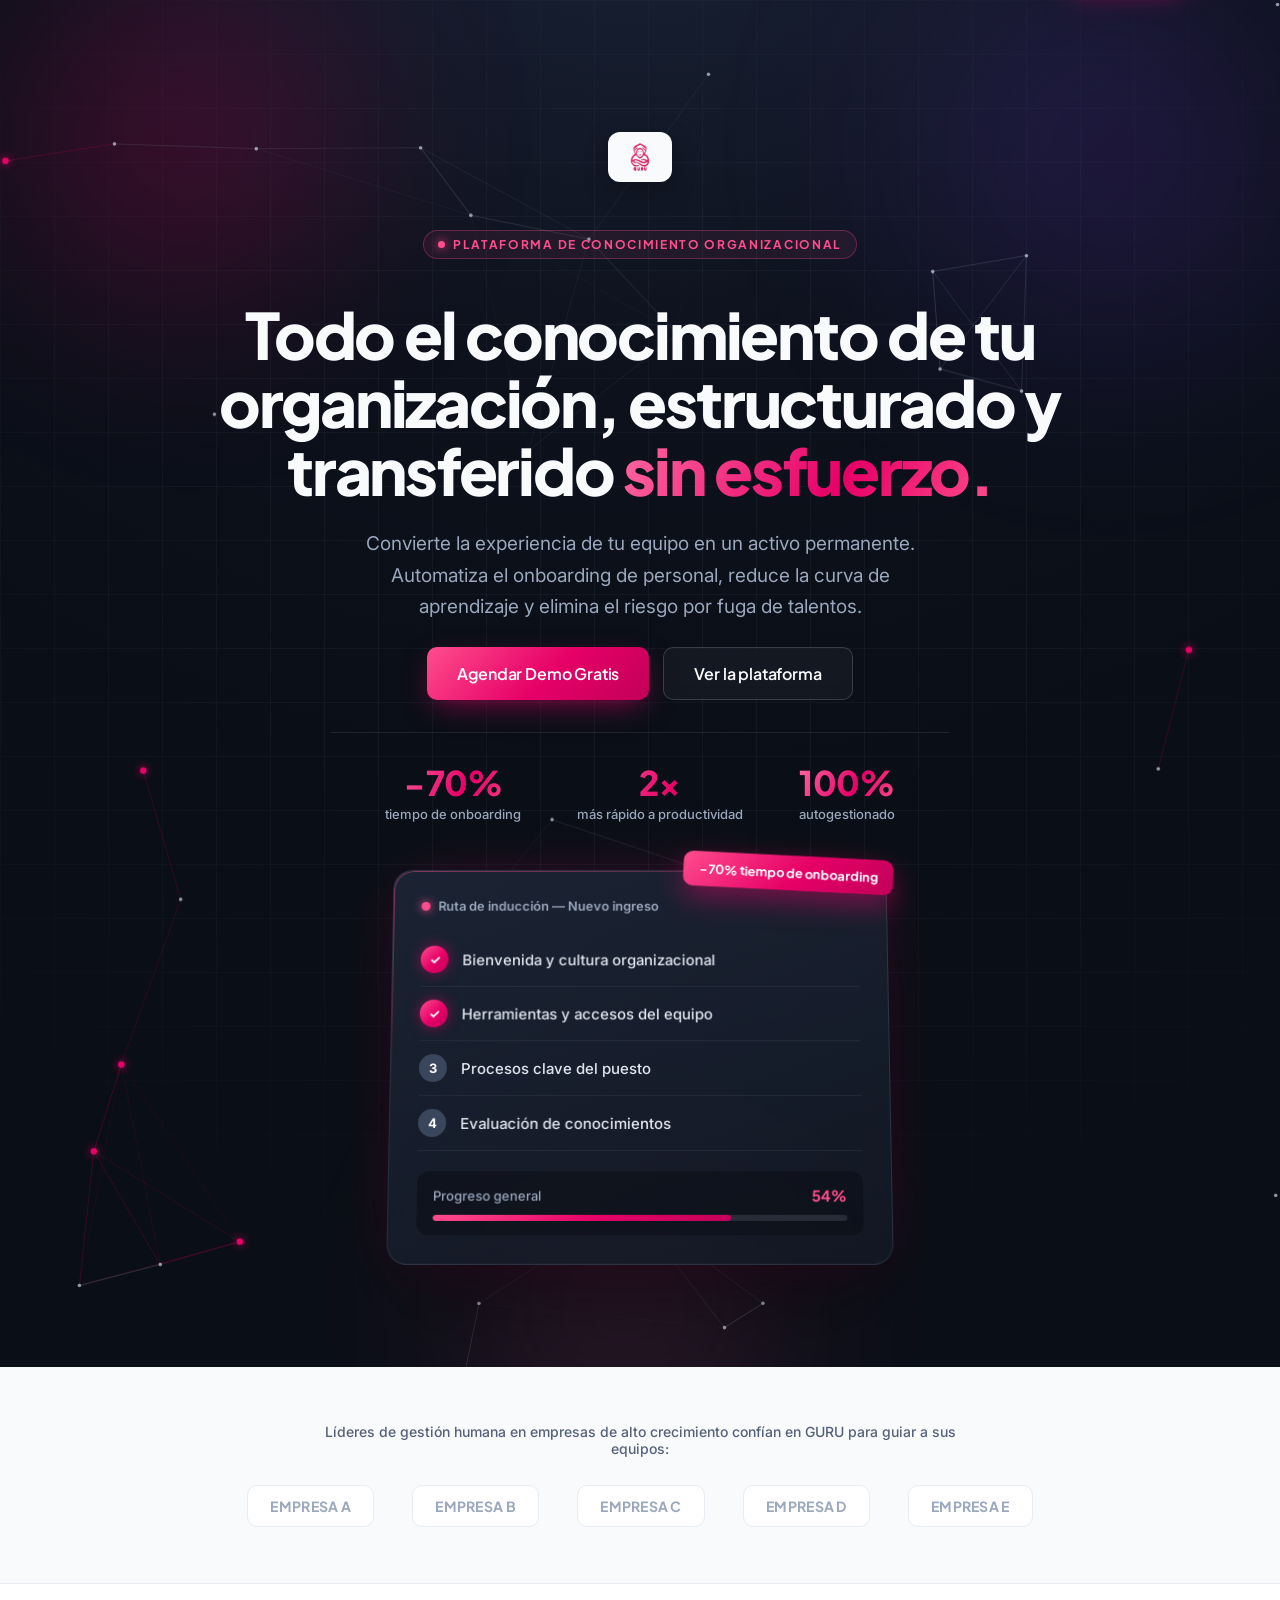
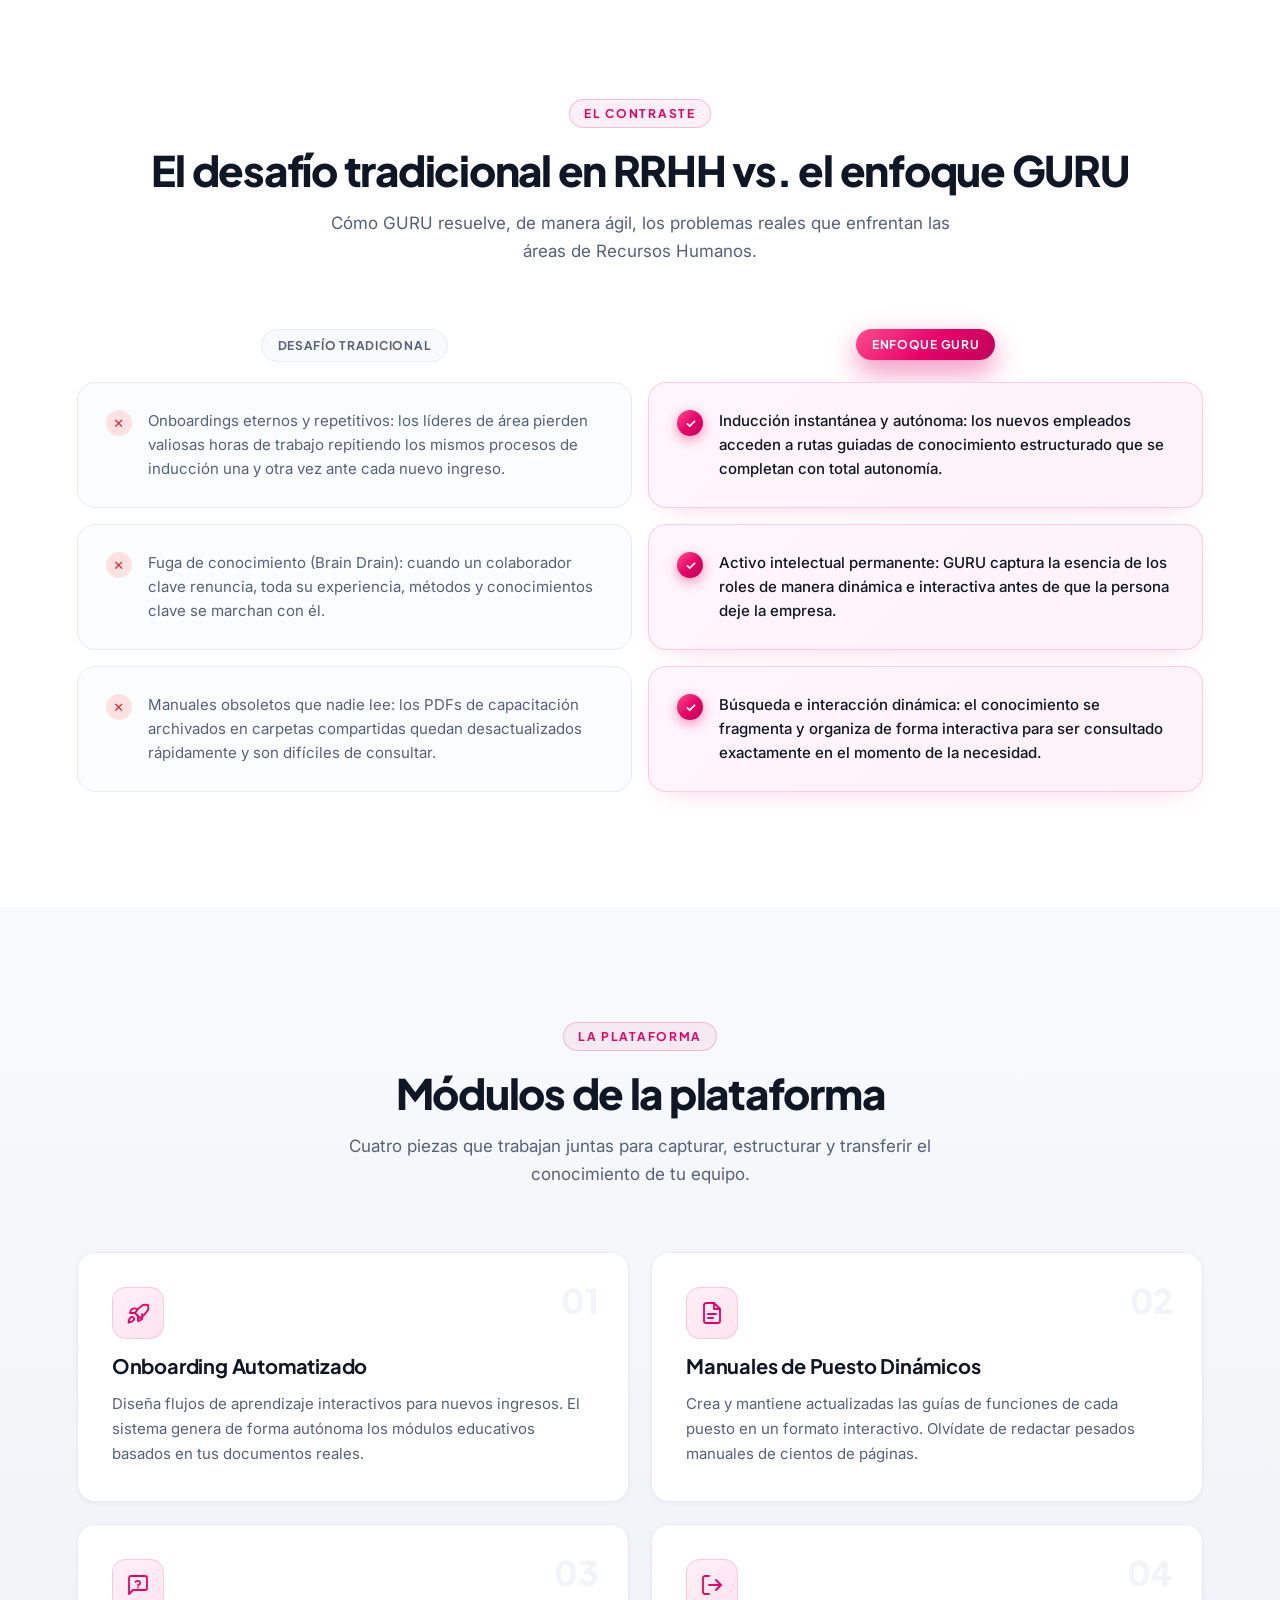
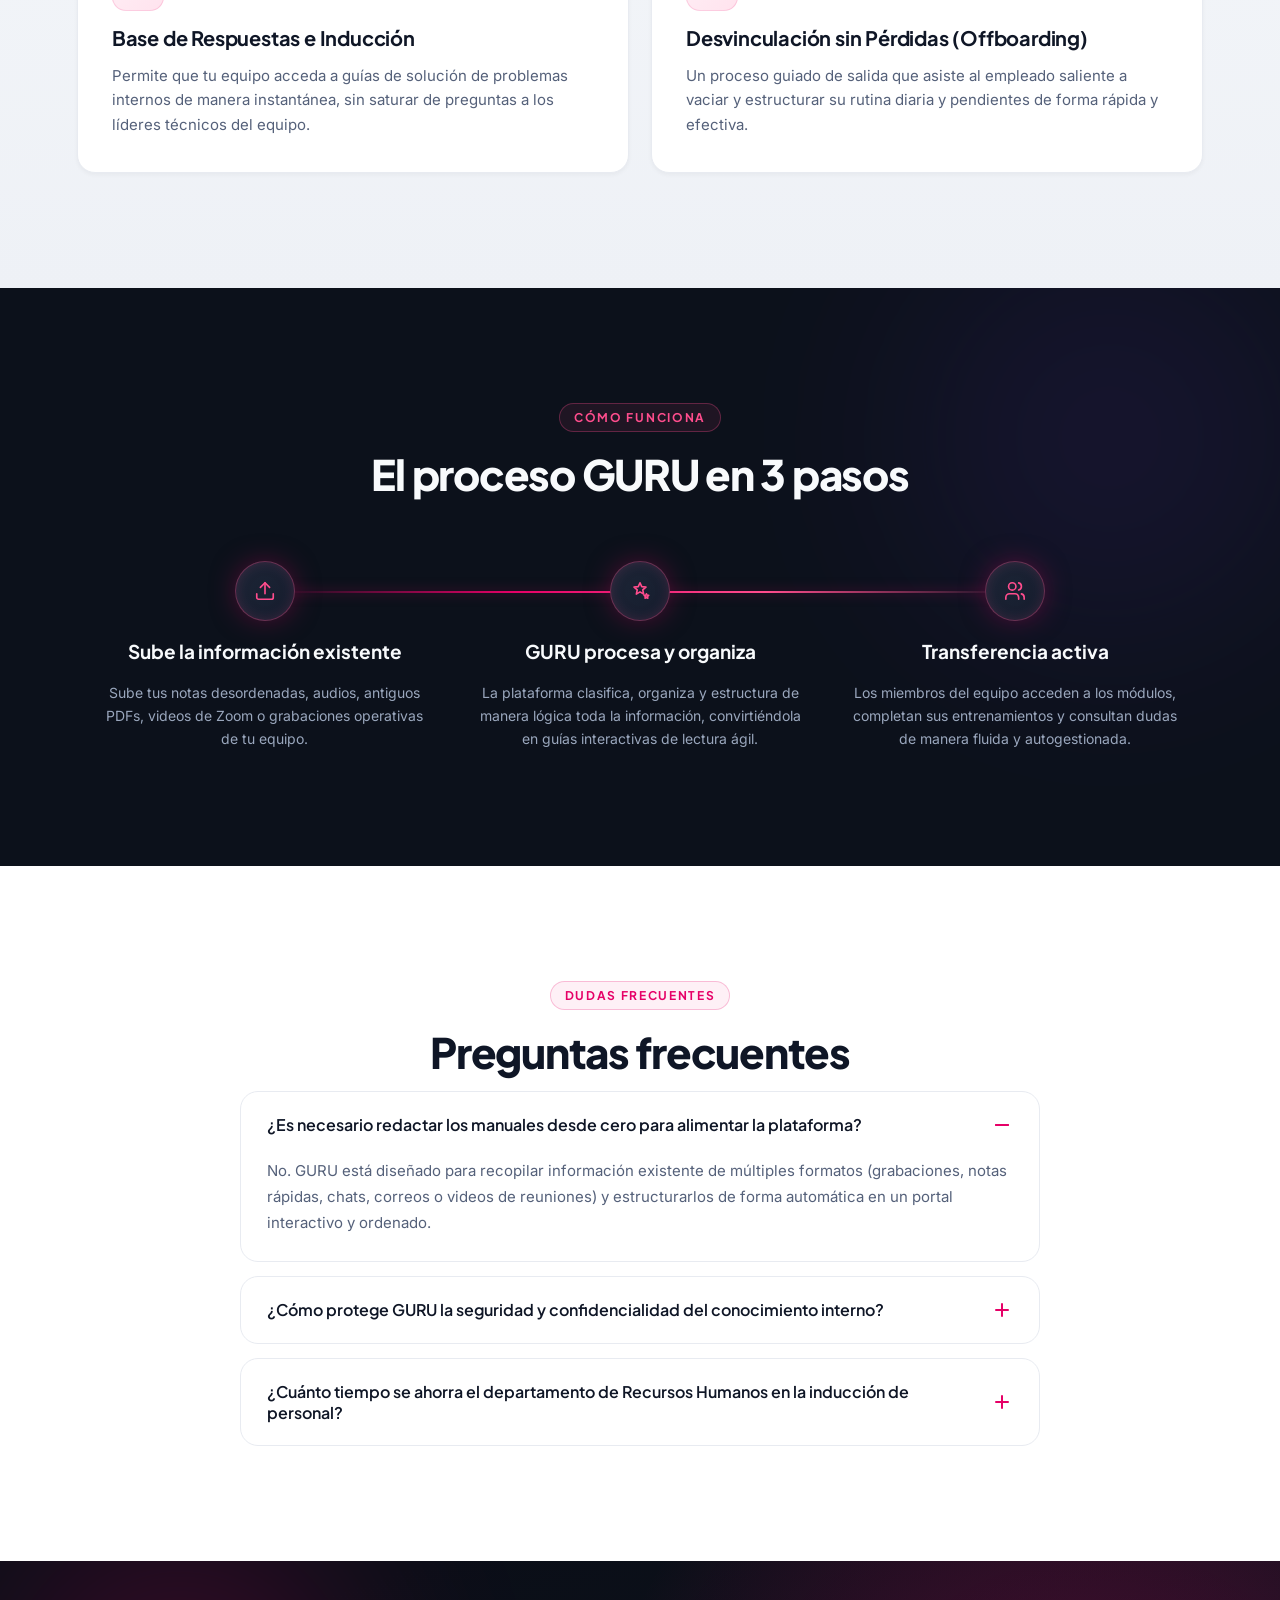
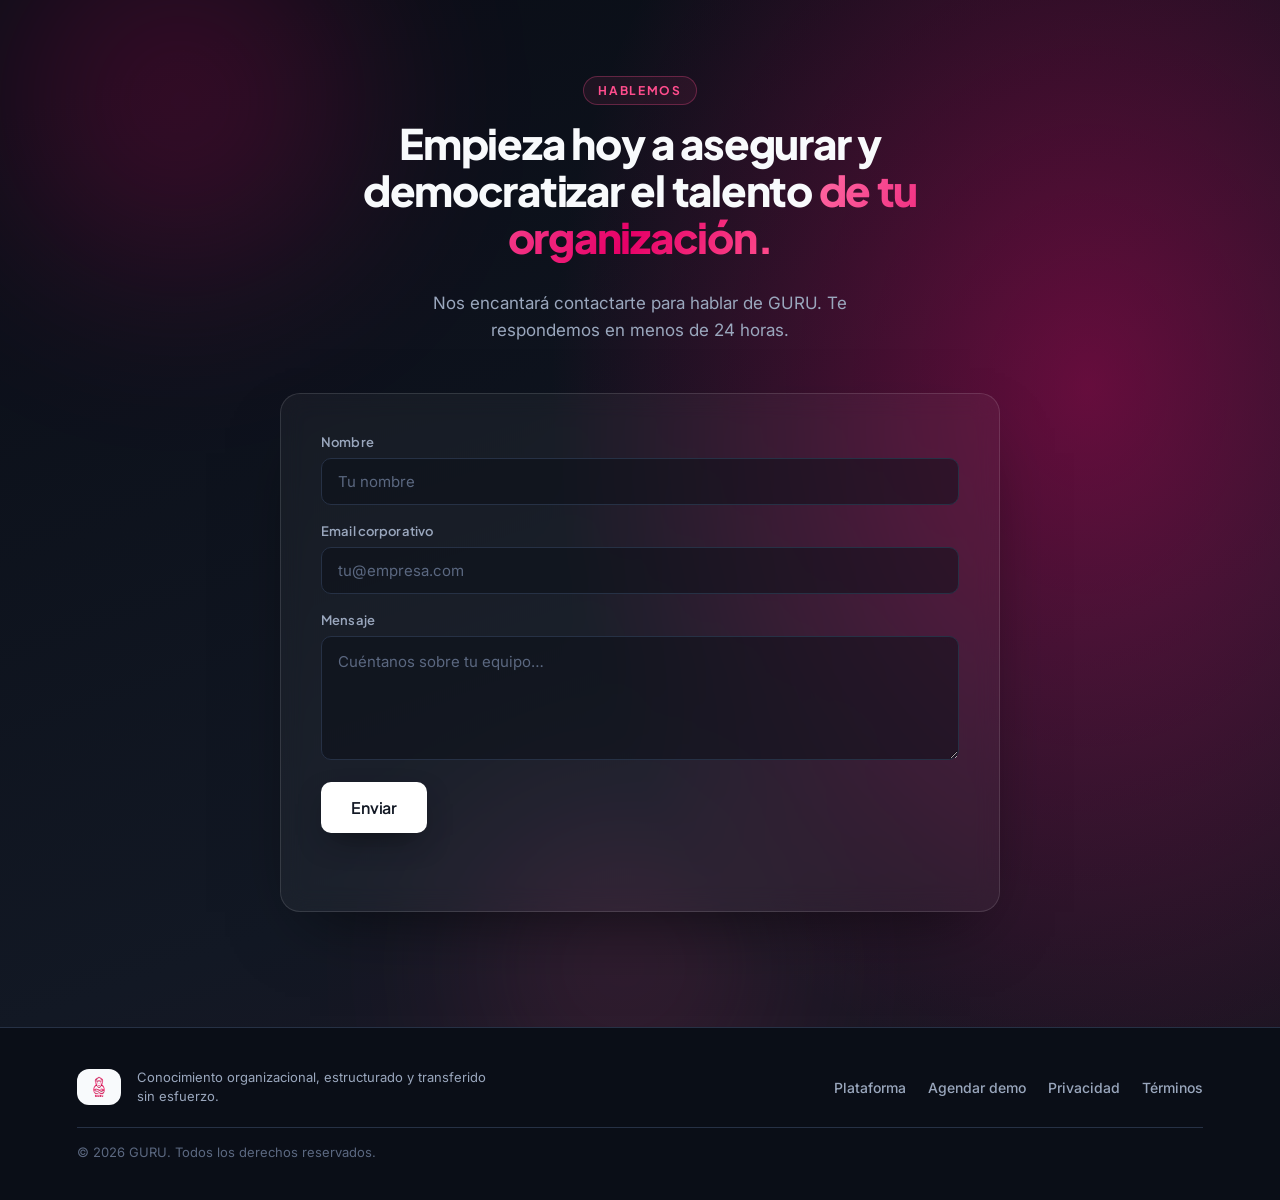
<file: index.html>
<!DOCTYPE html>
<html lang="es">
<head>
  <meta charset="utf-8">
  <meta name="viewport" content="width=device-width, initial-scale=1">

  <!-- SEO / social -->
  <title>GURU — Transferencia de conocimiento y onboarding automatizado para RRHH</title>
  <meta name="description" content="GURU convierte la experiencia de tu equipo en un activo permanente: automatiza el onboarding, reduce la curva de aprendizaje y elimina el riesgo por fuga de talentos.">
  <meta name="theme-color" content="#0c111b">
  <link rel="canonical" href="https://landing-page.pages.dev/">
  <meta property="og:type" content="website">
  <meta property="og:url" content="https://landing-page.pages.dev/">
  <meta property="og:title" content="GURU — Conocimiento organizacional, estructurado y transferido sin esfuerzo">
  <meta property="og:description" content="Automatiza el onboarding, preserva el conocimiento clave y democratiza el talento dentro de tu organización.">
  <meta property="og:image" content="https://landing-page.pages.dev/assets/guru-logo.png">
  <meta name="twitter:card" content="summary_large_image">
  <meta name="twitter:title" content="GURU — Transferencia de conocimiento para RRHH">
  <meta name="twitter:description" content="Automatiza el onboarding, preserva el conocimiento clave y democratiza el talento.">
  <meta name="twitter:image" content="https://landing-page.pages.dev/assets/guru-logo.png">
  <link rel="icon" href="assets/guru-logo.png">

  <!-- Fonts -->
  <link rel="preconnect" href="https://fonts.googleapis.com">
  <link rel="preconnect" href="https://fonts.gstatic.com" crossorigin>
  <link href="https://fonts.googleapis.com/css2?family=Plus+Jakarta+Sans:wght@500;600;700;800&family=Inter:wght@400;500;600&display=swap" rel="stylesheet">

  <link rel="stylesheet" href="styles.css">
</head>
<body>

  <a class="skip-link" href="#main">Saltar al contenido</a>

  <!-- Sticky header -->
  <header class="site-header" id="siteHeader">
    <div class="site-header__inner">
      <span class="logo-chip logo-chip--sm">
        <img src="assets/guru-logo.png" alt="GURU" width="88" height="26">
      </span>
      <a class="btn btn--primary btn--sm" href="#demo">Contáctanos</a>
    </div>
  </header>

  <main id="main">

    <!-- 1. HERO -->
    <section class="hero section--dark" aria-labelledby="hero-title">
      <canvas class="hero__canvas" id="heroCanvas" aria-hidden="true"></canvas>
      <div class="aurora" aria-hidden="true">
        <span class="aurora__blob aurora__blob--1"></span>
        <span class="aurora__blob aurora__blob--2"></span>
        <span class="aurora__blob aurora__blob--3"></span>
      </div>
      <div class="grid-overlay" aria-hidden="true"></div>

      <div class="hero__inner">
        <div class="hero__logo">
          <span class="logo-chip">
            <img src="assets/guru-logo.png" alt="GURU" width="120" height="36">
          </span>
        </div>

        <div class="hero__copy">
          <span class="eyebrow eyebrow--dark">
            <span class="eyebrow__dot"></span>
            Plataforma de conocimiento organizacional
          </span>
          <h1 class="hero__title" id="hero-title">
            Todo el conocimiento de tu organización, estructurado y transferido
            <span class="text-gradient">sin esfuerzo.</span>
          </h1>
          <p class="hero__subtitle">
            Convierte la experiencia de tu equipo en un activo permanente. Automatiza el
            onboarding de personal, reduce la curva de aprendizaje y elimina el riesgo por
            fuga de talentos.
          </p>
          <div class="hero__cta">
            <a class="btn btn--primary btn--pulse" href="#demo">Agendar Demo Gratis</a>
            <a class="btn btn--ghost" href="#modulos">Ver la plataforma</a>
          </div>

          <ul class="hero__stats" aria-label="Resultados clave">
            <li class="hero__stat">
              <span class="hero__stat-num text-gradient">−70%</span>
              <span class="hero__stat-label">tiempo de onboarding</span>
            </li>
            <li class="hero__stat">
              <span class="hero__stat-num text-gradient">2×</span>
              <span class="hero__stat-label">más rápido a productividad</span>
            </li>
            <li class="hero__stat">
              <span class="hero__stat-num text-gradient">100%</span>
              <span class="hero__stat-label">autogestionado</span>
            </li>
          </ul>
        </div>

        <!-- Mockup card -->
        <div class="mockup" role="img"
             aria-label="Ruta de inducción para nuevo ingreso: 2 de 4 pasos completados, 72% de progreso general.">
          <span class="mockup__badge">−70% tiempo de onboarding</span>

          <div class="mockup__head">
            <span class="dot"></span>
            <span class="mockup__head-label">Ruta de inducción — Nuevo ingreso</span>
          </div>

          <ul class="mockup__steps">
            <li class="mockup__step">
              <span class="marker marker--done">✓</span>
              <span>Bienvenida y cultura organizacional</span>
            </li>
            <li class="mockup__step">
              <span class="marker marker--done">✓</span>
              <span>Herramientas y accesos del equipo</span>
            </li>
            <li class="mockup__step">
              <span class="marker">3</span>
              <span>Procesos clave del puesto</span>
            </li>
            <li class="mockup__step">
              <span class="marker">4</span>
              <span>Evaluación de conocimientos</span>
            </li>
          </ul>

          <div class="mockup__progress">
            <div class="mockup__progress-head">
              <span>Progreso general</span>
              <span class="mockup__progress-value" id="progressValue">0%</span>
            </div>
            <div class="progressbar">
              <div class="progressbar__fill" id="progressBar"></div>
            </div>
          </div>
        </div>
      </div>
    </section>

    <!-- 2. LOGO BAR -->
    <section class="logos" aria-label="Empresas que confían en GURU">
      <p class="logos__intro">
        Líderes de gestión humana en empresas de alto crecimiento confían en GURU para guiar
        a sus equipos:
      </p>
      <ul class="logos__row">
        <li class="logo-pill">EMPRESA A</li>
        <li class="logo-pill">EMPRESA B</li>
        <li class="logo-pill">EMPRESA C</li>
        <li class="logo-pill">EMPRESA D</li>
        <li class="logo-pill">EMPRESA E</li>
      </ul>
    </section>

    <!-- 3. PAIN vs SOLUTION -->
    <section class="pain" aria-labelledby="pain-title">
      <span class="eyebrow">El contraste</span>
      <h2 class="section-title" id="pain-title">El desafío tradicional en RRHH vs. el enfoque GURU</h2>
      <p class="section-sub">Cómo GURU resuelve, de manera ágil, los problemas reales que enfrentan las áreas de Recursos Humanos.</p>

      <div class="compare">
        <div class="compare__col-head compare__col-head--problem">
          <span class="pill pill--muted">Desafío tradicional</span>
        </div>
        <div class="compare__col-head compare__col-head--solution">
          <span class="pill pill--accent">Enfoque GURU</span>
        </div>

        <div class="compare__cell compare__cell--problem reveal">
          <span class="mark mark--x" aria-hidden="true">✕</span>
          <p>Onboardings eternos y repetitivos: los líderes de área pierden valiosas horas de trabajo repitiendo los mismos procesos de inducción una y otra vez ante cada nuevo ingreso.</p>
        </div>
        <div class="compare__cell compare__cell--solution reveal">
          <span class="mark mark--check" aria-hidden="true">✓</span>
          <p>Inducción instantánea y autónoma: los nuevos empleados acceden a rutas guiadas de conocimiento estructurado que se completan con total autonomía.</p>
        </div>

        <div class="compare__cell compare__cell--problem reveal">
          <span class="mark mark--x" aria-hidden="true">✕</span>
          <p>Fuga de conocimiento (Brain Drain): cuando un colaborador clave renuncia, toda su experiencia, métodos y conocimientos clave se marchan con él.</p>
        </div>
        <div class="compare__cell compare__cell--solution reveal">
          <span class="mark mark--check" aria-hidden="true">✓</span>
          <p>Activo intelectual permanente: GURU captura la esencia de los roles de manera dinámica e interactiva antes de que la persona deje la empresa.</p>
        </div>

        <div class="compare__cell compare__cell--problem reveal">
          <span class="mark mark--x" aria-hidden="true">✕</span>
          <p>Manuales obsoletos que nadie lee: los PDFs de capacitación archivados en carpetas compartidas quedan desactualizados rápidamente y son difíciles de consultar.</p>
        </div>
        <div class="compare__cell compare__cell--solution reveal">
          <span class="mark mark--check" aria-hidden="true">✓</span>
          <p>Búsqueda e interacción dinámica: el conocimiento se fragmenta y organiza de forma interactiva para ser consultado exactamente en el momento de la necesidad.</p>
        </div>
      </div>
    </section>

    <!-- 4. MODULES -->
    <section class="modules" id="modulos" aria-labelledby="modules-title">
      <span class="eyebrow">La plataforma</span>
      <h2 class="section-title" id="modules-title">Módulos de la plataforma</h2>
      <p class="section-sub">Cuatro piezas que trabajan juntas para capturar, estructurar y transferir el conocimiento de tu equipo.</p>
      <div class="modules__grid">
        <article class="module reveal">
          <span class="module__icon">
            <svg viewBox="0 0 24 24" width="24" height="24" fill="none" stroke="currentColor" stroke-width="1.8" stroke-linecap="round" stroke-linejoin="round" aria-hidden="true"><path d="M4.5 16.5c-1.5 1.26-2 5-2 5s3.74-.5 5-2c.71-.84.7-2.13-.09-2.91a2.18 2.18 0 0 0-2.91-.09z"/><path d="M12 15l-3-3a22 22 0 0 1 8-8c2.5-.5 5 0 5 0s.5 2.5 0 5a22 22 0 0 1-8 8z"/><path d="M9 12H4s.55-3.03 2-4c1.62-1.08 5 0 5 0"/><path d="M12 15v5s3.03-.55 4-2c1.08-1.62 0-5 0-5"/></svg>
          </span>
          <span class="module__num">01</span>
          <h3 class="module__title">Onboarding Automatizado</h3>
          <p class="module__desc">Diseña flujos de aprendizaje interactivos para nuevos ingresos. El sistema genera de forma autónoma los módulos educativos basados en tus documentos reales.</p>
        </article>
        <article class="module reveal">
          <span class="module__icon">
            <svg viewBox="0 0 24 24" width="24" height="24" fill="none" stroke="currentColor" stroke-width="1.8" stroke-linecap="round" stroke-linejoin="round" aria-hidden="true"><path d="M14 2H6a2 2 0 0 0-2 2v16a2 2 0 0 0 2 2h12a2 2 0 0 0 2-2V8z"/><path d="M14 2v6h6"/><path d="M8 13h8"/><path d="M8 17h5"/></svg>
          </span>
          <span class="module__num">02</span>
          <h3 class="module__title">Manuales de Puesto Dinámicos</h3>
          <p class="module__desc">Crea y mantiene actualizadas las guías de funciones de cada puesto en un formato interactivo. Olvídate de redactar pesados manuales de cientos de páginas.</p>
        </article>
        <article class="module reveal">
          <span class="module__icon">
            <svg viewBox="0 0 24 24" width="24" height="24" fill="none" stroke="currentColor" stroke-width="1.8" stroke-linecap="round" stroke-linejoin="round" aria-hidden="true"><path d="M21 15a2 2 0 0 1-2 2H7l-4 4V5a2 2 0 0 1 2-2h14a2 2 0 0 1 2 2z"/><path d="M9.5 9a2.5 2.5 0 0 1 4.6 1.2c0 1.5-2.1 2-2.1 2"/><path d="M12 14.5h.01"/></svg>
          </span>
          <span class="module__num">03</span>
          <h3 class="module__title">Base de Respuestas e Inducción</h3>
          <p class="module__desc">Permite que tu equipo acceda a guías de solución de problemas internos de manera instantánea, sin saturar de preguntas a los líderes técnicos del equipo.</p>
        </article>
        <article class="module reveal">
          <span class="module__icon">
            <svg viewBox="0 0 24 24" width="24" height="24" fill="none" stroke="currentColor" stroke-width="1.8" stroke-linecap="round" stroke-linejoin="round" aria-hidden="true"><path d="M9 21H5a2 2 0 0 1-2-2V5a2 2 0 0 1 2-2h4"/><path d="M16 17l5-5-5-5"/><path d="M21 12H9"/></svg>
          </span>
          <span class="module__num">04</span>
          <h3 class="module__title">Desvinculación sin Pérdidas (Offboarding)</h3>
          <p class="module__desc">Un proceso guiado de salida que asiste al empleado saliente a vaciar y estructurar su rutina diaria y pendientes de forma rápida y efectiva.</p>
        </article>
      </div>
    </section>

    <!-- 5. PROCESS -->
    <section class="process section--dark" aria-labelledby="process-title">
      <div class="aurora aurora--soft" aria-hidden="true">
        <span class="aurora__blob aurora__blob--2"></span>
      </div>
      <span class="eyebrow eyebrow--dark">Cómo funciona</span>
      <h2 class="section-title section-title--light" id="process-title">El proceso GURU en 3 pasos</h2>
      <div class="process__grid">
        <div class="process__line" id="processLine" aria-hidden="true"></div>

        <div class="step">
          <span class="step__num">
            <svg viewBox="0 0 24 24" width="22" height="22" fill="none" stroke="currentColor" stroke-width="1.8" stroke-linecap="round" stroke-linejoin="round" aria-hidden="true"><path d="M21 15v4a2 2 0 0 1-2 2H5a2 2 0 0 1-2-2v-4"/><path d="M17 8l-5-5-5 5"/><path d="M12 3v12"/></svg>
          </span>
          <h3 class="step__title">Sube la información existente</h3>
          <p class="step__desc">Sube tus notas desordenadas, audios, antiguos PDFs, videos de Zoom o grabaciones operativas de tu equipo.</p>
        </div>
        <div class="step">
          <span class="step__num">
            <svg viewBox="0 0 24 24" width="22" height="22" fill="none" stroke="currentColor" stroke-width="1.8" stroke-linecap="round" stroke-linejoin="round" aria-hidden="true"><path d="M12 3l1.9 4.3 4.6.5-3.5 3 1 4.6L12 13l-4 2.4 1-4.6-3.5-3 4.6-.5z"/><path d="M19 15l.7 1.6 1.8.2-1.4 1.2.4 1.8L19 19l-1.5.8.4-1.8-1.4-1.2 1.8-.2z"/></svg>
          </span>
          <h3 class="step__title">GURU procesa y organiza</h3>
          <p class="step__desc">La plataforma clasifica, organiza y estructura de manera lógica toda la información, convirtiéndola en guías interactivas de lectura ágil.</p>
        </div>
        <div class="step">
          <span class="step__num">
            <svg viewBox="0 0 24 24" width="22" height="22" fill="none" stroke="currentColor" stroke-width="1.8" stroke-linecap="round" stroke-linejoin="round" aria-hidden="true"><path d="M16 21v-2a4 4 0 0 0-4-4H6a4 4 0 0 0-4 4v2"/><circle cx="9" cy="7" r="4"/><path d="M22 21v-2a4 4 0 0 0-3-3.87"/><path d="M16 3.13a4 4 0 0 1 0 7.75"/></svg>
          </span>
          <h3 class="step__title">Transferencia activa</h3>
          <p class="step__desc">Los miembros del equipo acceden a los módulos, completan sus entrenamientos y consultan dudas de manera fluida y autogestionada.</p>
        </div>
      </div>
    </section>

    <!-- 6. FAQ -->
    <section class="faq" aria-labelledby="faq-title">
      <span class="eyebrow">Dudas frecuentes</span>
      <h2 class="section-title" id="faq-title">Preguntas frecuentes</h2>
      <div class="faq__list">

        <div class="faq__item reveal">
          <h3 class="faq__q-wrap">
            <button class="faq__q" id="faq-q1" aria-expanded="true" aria-controls="faq-a1">
              <span>¿Es necesario redactar los manuales desde cero para alimentar la plataforma?</span>
              <span class="faq__sign" aria-hidden="true"></span>
            </button>
          </h3>
          <div class="faq__panel" id="faq-a1" role="region" aria-labelledby="faq-q1">
            <div class="faq__answer">No. GURU está diseñado para recopilar información existente de múltiples formatos (grabaciones, notas rápidas, chats, correos o videos de reuniones) y estructurarlos de forma automática en un portal interactivo y ordenado.</div>
          </div>
        </div>

        <div class="faq__item reveal">
          <h3 class="faq__q-wrap">
            <button class="faq__q" id="faq-q2" aria-expanded="false" aria-controls="faq-a2">
              <span>¿Cómo protege GURU la seguridad y confidencialidad del conocimiento interno?</span>
              <span class="faq__sign" aria-hidden="true"></span>
            </button>
          </h3>
          <div class="faq__panel" id="faq-a2" role="region" aria-labelledby="faq-q2">
            <div class="faq__answer">La seguridad de tu propiedad intelectual es nuestra máxima prioridad. GURU implementa protocolos de encriptación de grado bancario y cumple con los estándares más estrictos de protección de datos empresariales. Tu información técnica y operativa es de uso exclusivo para tu empresa.</div>
          </div>
        </div>

        <div class="faq__item reveal">
          <h3 class="faq__q-wrap">
            <button class="faq__q" id="faq-q3" aria-expanded="false" aria-controls="faq-a3">
              <span>¿Cuánto tiempo se ahorra el departamento de Recursos Humanos en la inducción de personal?</span>
              <span class="faq__sign" aria-hidden="true"></span>
            </button>
          </h3>
          <div class="faq__panel" id="faq-a3" role="region" aria-labelledby="faq-q3">
            <div class="faq__answer">En promedio, las empresas que implementan GURU logran reducir hasta un 70% el tiempo invertido en inducciones repetitivas, logrando que los nuevos colaboradores alcancen su máxima productividad de forma independiente en la mitad del tiempo habitual.</div>
          </div>
        </div>

      </div>
    </section>

    <!-- 7. CONTACT / DEMO REQUEST -->
    <section class="contact section--dark" id="demo" aria-labelledby="contact-title">
      <div class="aurora" aria-hidden="true">
        <span class="aurora__blob aurora__blob--1"></span>
        <span class="aurora__blob aurora__blob--3"></span>
      </div>

      <div class="contact__inner">
        <div class="contact__intro">
          <span class="eyebrow eyebrow--dark">Hablemos</span>
          <h2 class="section-title section-title--light" id="contact-title">
            Empieza hoy a asegurar y democratizar el talento <span class="text-gradient">de tu organización.</span>
          </h2>
          <p class="contact__sub">Nos encantará contactarte para hablar de GURU. Te respondemos en menos de 24&nbsp;horas.</p>
        </div>

        <form class="contact-form" id="contactForm"
              action="https://api.web3forms.com/submit" method="POST" novalidate>
          <input type="hidden" name="access_key" value="fc6cd99a-7de1-457c-8cdd-c7361af98f3b">
          <input type="hidden" name="subject" value="Nueva solicitud de demo — GURU Landing">
          <input type="hidden" name="from_name" value="GURU Landing">
          <!-- honeypot: bots fill this, humans never see it -->
          <input type="checkbox" name="botcheck" class="hp" tabindex="-1" autocomplete="off" aria-hidden="true">

          <div class="field">
            <label for="cf-name">Nombre</label>
            <input id="cf-name" name="name" type="text" required autocomplete="name" placeholder="Tu nombre">
          </div>
          <div class="field">
            <label for="cf-email">Email corporativo</label>
            <input id="cf-email" name="email" type="email" required autocomplete="email" placeholder="tu@empresa.com">
          </div>
          <div class="field">
            <label for="cf-message">Mensaje</label>
            <textarea id="cf-message" name="message" rows="4" required placeholder="Cuéntanos sobre tu equipo…"></textarea>
          </div>

          <button class="btn btn--light contact-form__submit" type="submit">Enviar</button>
          <p class="contact-form__status" id="contactStatus" role="status" aria-live="polite"></p>
        </form>
      </div>
    </section>

  </main>

  <!-- FOOTER -->
  <footer class="site-footer">
    <div class="site-footer__inner">
      <div class="site-footer__brand">
        <span class="logo-chip logo-chip--sm">
          <img src="assets/guru-logo.png" alt="GURU" width="88" height="26">
        </span>
        <p class="site-footer__tagline">Conocimiento organizacional, estructurado y transferido sin esfuerzo.</p>
      </div>
      <nav class="site-footer__links" aria-label="Enlaces del pie de página">
        <a href="#modulos">Plataforma</a>
        <a href="#demo">Agendar demo</a>
        <a href="#">Privacidad</a>
        <a href="#">Términos</a>
      </nav>
      <p class="site-footer__copy">© 2026 GURU. Todos los derechos reservados.</p>
    </div>
  </footer>

  <script src="main.js" defer></script>
</body>
</html>
</file>
<file: styles.css>
/* ==========================================================================
   GURU HR Landing — styles (elevated redesign)
   Vanilla CSS, no build step. Design language: deep navy + aurora glow,
   gradient accents, glassmorphism, layered depth.
   ========================================================================== */

:root {
  /* Base palette */
  --navy-950:        #0a0e17;   /* deepest bg */
  --navy-900:        #0c111b;
  --navy:            #121824;
  --navy-card:       #161d2e;
  --navy-card-2:     #1c2536;
  --navy-border:     #263145;
  --navy-border-2:   #2f3c54;

  /* Brand accent (pink → rose gradient) */
  --pink:            #e60067;
  --pink-hover:      #c2005a;
  --pink-rose:       #ff4d8d;
  --pink-light:      #f472b6;
  --pink-tint:       #fdf2f8;
  --grad-accent:     linear-gradient(135deg, #ff4d8d 0%, #e60067 55%, #c2005a 100%);
  --grad-text:       linear-gradient(120deg, #ff6aa3 0%, #e60067 60%, #ff4d8d 100%);

  /* Neutrals */
  --offwhite:        #f8fafc;
  --white:           #ffffff;
  --text-light-bg:   #55617a;
  --text-dark-bg:    #9aa7bd;
  --heading-light:   #0f1626;
  --heading-dark:    #f8fafc;
  --border-light:    #e8ebf1;
  --ghost:           #f1f5f9;
  --text-on-card:    #e2e8f0;
  --slate-334:       #3a465c;

  /* Type */
  --font-display: 'Plus Jakarta Sans', system-ui, sans-serif;
  --font-body:    'Inter', system-ui, sans-serif;

  /* Spacing / radii */
  --section-pad-y: clamp(64px, 9vw, 120px);
  --section-pad-x: clamp(20px, 6vw, 96px);
  --radius-btn: 10px;
  --radius-card: 18px;
  --radius-lg: 20px;
  --maxw: 1180px;

  /* Shadows / glows */
  --shadow-mockup: 0 40px 80px -20px rgba(0, 0, 0, .55), 0 0 60px -20px rgba(230, 0, 103, .35);
  --shadow-card: 0 2px 4px rgba(15, 22, 38, .04);
  --shadow-card-hover: 0 24px 48px -16px rgba(230, 0, 103, .22);
  --shadow-badge: 0 12px 28px rgba(230, 0, 103, .45);
  --glow-pink: 0 0 40px rgba(230, 0, 103, .45);
}

* { box-sizing: border-box; }
html { scroll-behavior: smooth; }

body {
  margin: 0;
  font-family: var(--font-body);
  color: var(--text-light-bg);
  background: var(--white);
  -webkit-font-smoothing: antialiased;
  text-rendering: optimizeLegibility;
  overflow-x: hidden;
}

img { display: block; max-width: 100%; height: auto; }
h1, h2, h3, p { margin: 0; }
ul { margin: 0; padding: 0; list-style: none; }

/* ---- Accessibility helpers ------------------------------------------------ */
.skip-link {
  position: absolute; left: 12px; top: -60px; z-index: 100;
  background: var(--pink); color: #fff; padding: 10px 16px;
  border-radius: var(--radius-btn); font: 600 14px var(--font-display);
  text-decoration: none; transition: top .2s ease;
}
.skip-link:focus { top: 12px; }
:focus-visible { outline: 3px solid var(--pink-rose); outline-offset: 3px; border-radius: 6px; }

/* ---- Shared bits ---------------------------------------------------------- */
.section--dark { background: var(--navy-900); position: relative; overflow: hidden; }

.text-gradient {
  background: var(--grad-text);
  -webkit-background-clip: text;
  background-clip: text;
  color: transparent;
}

.eyebrow {
  display: inline-flex; align-items: center; gap: 8px;
  font: 700 12px var(--font-display);
  letter-spacing: .14em; text-transform: uppercase;
  color: var(--pink);
  padding: 6px 14px;
  border: 1px solid rgba(230, 0, 103, .22);
  background: rgba(230, 0, 103, .06);
  border-radius: 999px;
  margin: 0 auto 18px;
}
.eyebrow--dark {
  color: var(--pink-rose);
  border-color: rgba(255, 77, 141, .3);
  background: rgba(255, 77, 141, .08);
}
.eyebrow__dot {
  width: 7px; height: 7px; border-radius: 50%;
  background: var(--pink-rose);
  box-shadow: 0 0 10px var(--pink-rose);
}

.section-title {
  font: 800 clamp(28px, 4vw, 42px)/1.12 var(--font-display);
  letter-spacing: -0.03em;
  color: var(--heading-light);
  text-align: center;
  margin: 0 0 16px;
}
.section-title--light { color: var(--heading-dark); }

.section-sub {
  font: 400 clamp(15px, 1.5vw, 17px)/1.65 var(--font-body);
  color: var(--text-light-bg);
  text-align: center; max-width: 640px;
  margin: 0 auto clamp(40px, 6vw, 64px);
}

/* eyebrow + centered heading blocks */
.pain, .modules, .faq, .process { text-align: center; }
.pain > *, .modules > *, .faq > *, .process > * { text-align: initial; }
.pain > .eyebrow, .pain > .section-title, .pain > .section-sub,
.modules > .eyebrow, .modules > .section-title, .modules > .section-sub,
.faq > .eyebrow, .faq > .section-title,
.process > .eyebrow, .process > .section-title { display: block; text-align: center; }
.pain > .eyebrow, .modules > .eyebrow, .faq > .eyebrow, .process > .eyebrow { width: fit-content; }

/* ---- Aurora glow ---------------------------------------------------------- */
.aurora { position: absolute; inset: 0; overflow: hidden; pointer-events: none; z-index: 0; }
.aurora__blob {
  position: absolute; border-radius: 50%;
  filter: blur(80px); opacity: .5;
  animation: drift 18s ease-in-out infinite alternate;
}
.aurora__blob--1 { width: 520px; height: 520px; top: -120px; left: -80px;
  background: radial-gradient(circle, rgba(230,0,103,.55), transparent 70%); }
.aurora__blob--2 { width: 620px; height: 620px; top: -160px; right: -140px;
  background: radial-gradient(circle, rgba(124,58,237,.4), transparent 70%);
  animation-delay: -6s; }
.aurora__blob--3 { width: 480px; height: 480px; bottom: -180px; left: 30%;
  background: radial-gradient(circle, rgba(255,77,141,.35), transparent 70%);
  animation-delay: -12s; }
.aurora--soft .aurora__blob { opacity: .3; }
@keyframes drift {
  0%   { transform: translate(0, 0) scale(1); }
  100% { transform: translate(40px, 30px) scale(1.12); }
}

/* faint grid overlay for tech feel */
.grid-overlay {
  position: absolute; inset: 0; z-index: 0; pointer-events: none;
  background-image:
    linear-gradient(rgba(148,163,184,.06) 1px, transparent 1px),
    linear-gradient(90deg, rgba(148,163,184,.06) 1px, transparent 1px);
  background-size: 54px 54px;
  mask-image: radial-gradient(ellipse 80% 60% at 50% 40%, #000 40%, transparent 100%);
  -webkit-mask-image: radial-gradient(ellipse 80% 60% at 50% 40%, #000 40%, transparent 100%);
}

/* ---- Buttons -------------------------------------------------------------- */
.btn {
  position: relative;
  display: inline-flex; align-items: center; justify-content: center;
  font: 600 16px var(--font-display); letter-spacing: -0.01em;
  text-decoration: none; padding: 15px 30px;
  border-radius: var(--radius-btn); border: none; cursor: pointer;
  transition: transform .18s ease, box-shadow .25s ease, background-color .2s ease;
}
.btn:hover { transform: translateY(-2px); }
.btn:active { transform: translateY(0); }
.btn--sm { padding: 10px 20px; font-size: 14px; }

.btn--primary {
  color: #fff; background: var(--grad-accent);
  box-shadow: 0 10px 30px -8px rgba(230, 0, 103, .6);
}
.btn--primary:hover { box-shadow: 0 16px 40px -8px rgba(230, 0, 103, .7); }

.btn--ghost {
  color: var(--offwhite);
  background: rgba(255, 255, 255, .04);
  border: 1px solid rgba(255, 255, 255, .16);
  backdrop-filter: blur(8px);
}
.btn--ghost:hover { background: rgba(255, 255, 255, .09); border-color: rgba(255,255,255,.28); }

.btn--light { background: #fff; color: var(--navy); box-shadow: 0 12px 30px -10px rgba(0,0,0,.5); }
.btn--light:hover { background: var(--offwhite); }

.btn--pulse::after {
  content: ""; position: absolute; inset: 0; border-radius: inherit;
  box-shadow: 0 0 0 0 rgba(230, 0, 103, .5);
  animation: ctaPulse 2.4s ease-in-out infinite;
}
@keyframes ctaPulse {
  0%, 100% { box-shadow: 0 0 0 0 rgba(230, 0, 103, .5); }
  50%      { box-shadow: 0 0 0 16px rgba(230, 0, 103, 0); }
}

/* ---- Pills / logo chip ---------------------------------------------------- */
.pill {
  display: inline-block; font: 700 12px var(--font-display);
  letter-spacing: .06em; text-transform: uppercase;
  padding: 8px 16px; border-radius: 999px;
}
.pill--muted { background: var(--offwhite); color: var(--text-light-bg); border: 1px solid var(--border-light); }
.pill--accent { background: var(--grad-accent); color: #fff; box-shadow: var(--shadow-badge); }

.logo-chip {
  display: inline-flex; align-items: center;
  background: var(--offwhite); border-radius: 12px; padding: 9px 16px;
  box-shadow: 0 8px 24px rgba(0,0,0,.25);
}
.logo-chip img { height: 32px; width: auto; }
.logo-chip--sm { padding: 6px 12px; box-shadow: none; }
.logo-chip--sm img { height: 24px; }

/* ---- Sticky header -------------------------------------------------------- */
.site-header {
  position: fixed; top: 0; left: 0; right: 0; z-index: 50;
  background: rgba(12, 17, 27, .72);
  backdrop-filter: blur(14px) saturate(140%);
  border-bottom: 1px solid var(--navy-border);
  transform: translateY(-100%); transition: transform .35s ease;
}
.site-header.is-visible { transform: translateY(0); }
.site-header__inner {
  max-width: var(--maxw); margin: 0 auto;
  padding: 11px clamp(16px, 4vw, 40px);
  display: flex; align-items: center; justify-content: space-between; gap: 16px;
}

/* ==========================================================================
   1. HERO
   ========================================================================== */
.hero {
  position: relative; overflow: hidden;
  background:
    radial-gradient(ellipse 90% 70% at 50% -10%, #1a2236 0%, var(--navy-900) 55%, var(--navy-950) 100%);
  padding: clamp(96px, 12vw, 132px) var(--section-pad-x) clamp(72px, 9vw, 104px);
}
.hero__canvas { position: absolute; inset: 0; width: 100%; height: 100%; pointer-events: none; z-index: 1; }
.hero .aurora { z-index: 0; }
.hero .grid-overlay { z-index: 0; }

.hero__inner {
  position: relative; z-index: 2;
  max-width: var(--maxw); margin: 0 auto;
  display: flex; flex-direction: column; align-items: center; gap: clamp(28px, 4vw, 44px);
  text-align: center;
}
.hero__logo { margin-bottom: 4px; }

.hero__copy { max-width: 860px; display: flex; flex-direction: column; align-items: center; gap: 24px; }
.hero__title {
  font: 800 clamp(36px, 5.6vw, 64px)/1.06 var(--font-display);
  letter-spacing: -0.035em; color: var(--heading-dark);
}
.hero__subtitle {
  font: 400 clamp(16px, 1.6vw, 19px)/1.65 var(--font-body);
  color: var(--text-dark-bg); max-width: 560px;
}
.hero__cta { display: flex; flex-wrap: wrap; gap: 14px; justify-content: center; }

.hero__stats {
  display: flex; flex-wrap: wrap; justify-content: center;
  gap: clamp(24px, 5vw, 56px); margin-top: 8px;
  padding-top: 28px; border-top: 1px solid rgba(148, 163, 184, .14);
  width: 100%; max-width: 620px;
}
.hero__stat { display: flex; flex-direction: column; gap: 2px; }
.hero__stat-num { font: 800 clamp(26px, 3vw, 34px) var(--font-display); letter-spacing: -0.02em; }
.hero__stat-label { font: 500 13px var(--font-body); color: var(--text-dark-bg); }

/* Mockup — glassmorphism + subtle 3D tilt */
.mockup {
  position: relative; width: 100%; max-width: 500px;
  background: linear-gradient(160deg, rgba(28, 37, 54, .9), rgba(18, 24, 36, .82));
  border: 1px solid rgba(148, 163, 184, .16);
  border-radius: var(--radius-lg); padding: 28px;
  box-shadow: var(--shadow-mockup);
  backdrop-filter: blur(6px);
  text-align: left;
  transform: perspective(1400px) rotateX(6deg);
  transition: transform .5s ease;
}
.mockup:hover { transform: perspective(1400px) rotateX(0deg); }
.mockup::before {
  content: ""; position: absolute; inset: 0; border-radius: inherit; padding: 1px;
  background: linear-gradient(160deg, rgba(255,77,141,.5), transparent 40%);
  -webkit-mask: linear-gradient(#000 0 0) content-box, linear-gradient(#000 0 0);
  -webkit-mask-composite: xor; mask-composite: exclude;
  pointer-events: none;
}
.mockup__badge {
  position: absolute; top: -16px; right: -8px;
  background: var(--grad-accent); color: #fff; font: 700 13px var(--font-display);
  padding: 10px 16px; border-radius: var(--radius-btn);
  transform: rotate(3deg); box-shadow: var(--shadow-badge);
}
.mockup__head { display: flex; align-items: center; gap: 8px; margin-bottom: 20px; }
.dot { width: 9px; height: 9px; border-radius: 50%; background: var(--pink-rose); box-shadow: 0 0 10px var(--pink-rose); flex: none; }
.mockup__head-label { font: 600 13px var(--font-body); color: var(--text-dark-bg); }
.mockup__steps { }
.mockup__step {
  display: flex; align-items: center; gap: 14px; padding: 13px 0;
  border-bottom: 1px solid rgba(148, 163, 184, .1);
  font: 500 15px var(--font-body); color: var(--text-on-card);
}
.marker {
  width: 28px; height: 28px; border-radius: 50%;
  background: var(--slate-334); color: #fff;
  display: flex; align-items: center; justify-content: center;
  font: 700 13px var(--font-body); flex: none;
}
.marker--done { background: var(--grad-accent); box-shadow: 0 0 14px rgba(230,0,103,.5); }
.mockup__progress { margin-top: 20px; background: rgba(10, 14, 23, .6); border-radius: 12px; padding: 14px 16px; }
.mockup__progress-head { display: flex; justify-content: space-between; align-items: center; margin-bottom: 10px; font: 500 13px var(--font-body); color: var(--text-dark-bg); }
.mockup__progress-value { font: 700 15px var(--font-display); color: var(--pink-rose); }
.progressbar { height: 6px; background: rgba(148, 163, 184, .18); border-radius: 4px; overflow: hidden; }
.progressbar__fill { height: 100%; width: 0%; background: var(--grad-accent); border-radius: 4px; transition: width 1.1s ease; box-shadow: var(--glow-pink); }

/* ==========================================================================
   2. LOGO BAR
   ========================================================================== */
.logos { background: var(--offwhite); padding: clamp(40px, 5vw, 56px) var(--section-pad-x); text-align: center; border-bottom: 1px solid var(--border-light); }
.logos__intro { font: 500 14px var(--font-body); color: var(--text-light-bg); margin: 0 auto 28px; max-width: 640px; }
.logos__row { display: flex; justify-content: center; flex-wrap: wrap; gap: clamp(14px, 3vw, 40px); }
.logo-pill {
  font: 700 14px var(--font-display); letter-spacing: .02em;
  color: #9aa7bd; border: 1px solid var(--border-light); background: #fff;
  border-radius: var(--radius-btn); padding: 11px 22px;
  transition: color .2s ease, border-color .2s ease, transform .2s ease, box-shadow .2s ease;
}
.logo-pill:hover { color: var(--pink); border-color: var(--pink); transform: translateY(-2px); box-shadow: 0 8px 20px -8px rgba(230,0,103,.3); }

/* ==========================================================================
   3. PAIN vs SOLUTION
   ========================================================================== */
.pain { padding: var(--section-pad-y) var(--section-pad-x); background: #fff; }
.compare {
  max-width: var(--maxw); margin: 0 auto;
  display: grid; grid-template-columns: 1fr 1fr; gap: 16px;
}
.compare__col-head { text-align: center; padding-bottom: 4px; }
.compare__cell {
  display: flex; gap: 16px; align-items: flex-start;
  padding: 26px 28px; border-radius: var(--radius-card);
  font: 400 15px/1.6 var(--font-body);
}
.compare__cell p { margin: 0; }
.compare__cell--problem { background: #fbfcfe; border: 1px solid var(--border-light); color: var(--text-light-bg); }
.compare__cell--solution {
  background: linear-gradient(135deg, #fff5fa, #fdf2f8);
  border: 1px solid rgba(230, 0, 103, .16);
  color: var(--heading-light); font-weight: 500;
  box-shadow: 0 10px 30px -18px rgba(230, 0, 103, .3);
}
.mark {
  flex: none; width: 26px; height: 26px; border-radius: 50%;
  display: flex; align-items: center; justify-content: center;
  font: 700 13px var(--font-body); margin-top: 1px;
}
.mark--x { background: #fee2e2; color: #dc2626; }
.mark--check { background: var(--grad-accent); color: #fff; box-shadow: 0 4px 12px rgba(230,0,103,.4); }

/* ==========================================================================
   4. MODULES
   ========================================================================== */
.modules { padding: var(--section-pad-y) var(--section-pad-x); background: linear-gradient(180deg, var(--offwhite), #eef1f6); }
.modules__grid { max-width: var(--maxw); margin: 0 auto; display: grid; grid-template-columns: 1fr 1fr; gap: 22px; }
.module {
  position: relative; background: #fff;
  border: 1px solid var(--border-light); border-radius: var(--radius-card);
  padding: 34px; display: flex; flex-direction: column; gap: 14px;
  box-shadow: var(--shadow-card);
  transition: transform .28s ease, box-shadow .28s ease, border-color .28s ease;
  overflow: hidden;
}
.module::before {
  content: ""; position: absolute; inset: 0; border-radius: inherit;
  background: var(--grad-accent); opacity: 0; transition: opacity .28s ease;
  -webkit-mask: linear-gradient(#000 0 0) content-box, linear-gradient(#000 0 0);
  -webkit-mask-composite: xor; mask-composite: exclude; padding: 1.5px; pointer-events: none;
}
.module:hover { transform: translateY(-8px); box-shadow: var(--shadow-card-hover); }
.module:hover::before { opacity: 1; }
.module__icon {
  width: 52px; height: 52px; border-radius: 14px;
  display: flex; align-items: center; justify-content: center;
  background: linear-gradient(135deg, #fff0f6, #ffe3ee);
  color: var(--pink); border: 1px solid rgba(230,0,103,.14);
  transition: background .28s ease, color .28s ease, transform .28s ease;
}
.module:hover .module__icon { background: var(--grad-accent); color: #fff; transform: scale(1.06) rotate(-3deg); }
.module__num { position: absolute; top: 26px; right: 30px; font: 800 34px var(--font-display); letter-spacing: -0.02em; color: var(--ghost); }
.module__title { font: 700 20px var(--font-display); letter-spacing: -0.01em; color: var(--heading-light); }
.module__desc { font: 400 15px/1.65 var(--font-body); color: var(--text-light-bg); }

/* ==========================================================================
   5. PROCESS
   ========================================================================== */
.process { padding: var(--section-pad-y) var(--section-pad-x); background: var(--navy-900); position: relative; overflow: hidden; }
.process > .eyebrow, .process > .section-title, .process__grid { position: relative; z-index: 2; }
.process .section-title { margin-bottom: clamp(44px, 6vw, 64px); }
.process__grid { max-width: var(--maxw); margin: 0 auto; display: grid; grid-template-columns: repeat(3, 1fr); }
.process__line {
  position: absolute; top: 30px; left: 16.6%; right: 16.6%; height: 2px;
  background: linear-gradient(90deg, transparent, var(--pink), var(--pink-rose), transparent);
  transform: scaleX(0); transform-origin: left; transition: transform 1.2s ease;
  box-shadow: 0 0 12px rgba(230,0,103,.5);
}
.step { display: flex; flex-direction: column; align-items: center; text-align: center; gap: 18px; padding: 0 24px; position: relative; }
.step__num {
  width: 60px; height: 60px; border-radius: 50%;
  background: linear-gradient(135deg, var(--navy-card-2), var(--navy-card));
  border: 1px solid rgba(255,77,141,.35);
  color: var(--pink-rose);
  display: flex; align-items: center; justify-content: center; z-index: 1;
  box-shadow: 0 0 30px -6px rgba(230,0,103,.5), inset 0 0 20px -12px rgba(255,77,141,.6);
}
.step__title { font: 700 19px var(--font-display); color: var(--heading-dark); }
.step__desc { font: 400 14px/1.65 var(--font-body); color: var(--text-dark-bg); }

/* ==========================================================================
   6. FAQ
   ========================================================================== */
.faq { padding: var(--section-pad-y) var(--section-pad-x); background: #fff; }
.faq__list { max-width: 800px; margin: 0 auto; display: flex; flex-direction: column; gap: 14px; }
.faq__item { border: 1px solid var(--border-light); border-radius: var(--radius-card); overflow: hidden; background: #fff; transition: border-color .2s ease, box-shadow .2s ease; }
.faq__item:hover { border-color: rgba(230,0,103,.25); box-shadow: 0 10px 30px -18px rgba(230,0,103,.25); }
.faq__q-wrap { margin: 0; }
.faq__q {
  width: 100%; padding: 22px 26px; display: flex; justify-content: space-between; align-items: center; gap: 16px;
  background: transparent; border: none; cursor: pointer; text-align: left;
  font: 600 16px var(--font-display); color: var(--heading-light);
}
.faq__sign { position: relative; width: 22px; height: 22px; flex: none; }
.faq__sign::before, .faq__sign::after {
  content: ""; position: absolute; top: 50%; left: 50%;
  width: 14px; height: 2px; border-radius: 2px; background: var(--pink);
  transform: translate(-50%, -50%); transition: transform .25s ease;
}
.faq__sign::after { transform: translate(-50%, -50%) rotate(90deg); }
.faq__q[aria-expanded="true"] .faq__sign::after { transform: translate(-50%, -50%) rotate(0); }
.faq__panel { display: grid; grid-template-rows: 0fr; transition: grid-template-rows .3s ease; }
.faq__panel.is-open { grid-template-rows: 1fr; }
.faq__answer { overflow: hidden; font: 400 15px/1.75 var(--font-body); color: var(--text-light-bg); }
.faq__panel.is-open .faq__answer { padding: 0 26px 24px; }

/* ==========================================================================
   7. CONTACT / DEMO REQUEST
   ========================================================================== */
.contact {
  position: relative; overflow: hidden;
  background:
    radial-gradient(ellipse 70% 110% at 85% 40%, rgba(230,0,103,.4), transparent 60%),
    linear-gradient(160deg, var(--navy-950) 10%, var(--navy) 70%, #2a1020 140%);
  padding: var(--section-pad-y) var(--section-pad-x);
}
.contact__inner {
  position: relative; z-index: 2; max-width: 720px; margin: 0 auto;
  display: flex; flex-direction: column; align-items: center; text-align: center;
  gap: clamp(32px, 5vw, 48px);
}
.contact__intro { display: flex; flex-direction: column; align-items: center; gap: 14px; }
.contact__intro .eyebrow { margin: 0; }
.contact__sub { font: 400 clamp(15px, 1.5vw, 17px)/1.6 var(--font-body); color: var(--text-dark-bg); max-width: 480px; }

.contact-form {
  width: 100%; text-align: left;
  background: rgba(255, 255, 255, .04);
  border: 1px solid rgba(255, 255, 255, .12);
  border-radius: var(--radius-lg);
  backdrop-filter: blur(12px);
  padding: clamp(24px, 4vw, 40px);
  display: flex; flex-direction: column; gap: 18px;
  box-shadow: 0 30px 70px -30px rgba(0, 0, 0, .6);
}
.field { display: flex; flex-direction: column; gap: 8px; }
.field label { font: 600 13px var(--font-display); letter-spacing: .01em; color: var(--text-dark-bg); }
.field input,
.field textarea {
  width: 100%; font: 400 15px var(--font-body); color: var(--offwhite);
  background: rgba(10, 14, 23, .5);
  border: 1px solid var(--navy-border);
  border-radius: var(--radius-btn);
  padding: 13px 16px; resize: vertical;
  transition: border-color .2s ease, box-shadow .2s ease, background-color .2s ease;
}
.field textarea { min-height: 110px; line-height: 1.6; }
.field input::placeholder,
.field textarea::placeholder { color: #5b6880; }
.field input:focus,
.field textarea:focus {
  outline: none;
  border-color: var(--pink-rose);
  box-shadow: 0 0 0 3px rgba(255, 77, 141, .2), var(--glow-pink);
  background: rgba(10, 14, 23, .7);
}
.field.is-invalid input,
.field.is-invalid textarea { border-color: #ef4444; box-shadow: 0 0 0 3px rgba(239, 68, 68, .18); }

.hp { position: absolute; left: -9999px; width: 1px; height: 1px; overflow: hidden; }

.contact-form__submit { margin-top: 4px; align-self: flex-start; }
.contact-form__submit[disabled] { opacity: .65; cursor: progress; transform: none; }
.contact-form__status { min-height: 20px; margin: 0; font: 500 14px var(--font-body); color: var(--text-dark-bg); }
.contact-form__status.is-success { color: #34d399; }
.contact-form__status.is-error { color: #f87171; }

/* ==========================================================================
   8. SLIM FOOTER
   ========================================================================== */
.site-footer { background: var(--navy-950); border-top: 1px solid var(--navy-border); padding: 40px var(--section-pad-x); }
.site-footer__inner {
  max-width: var(--maxw); margin: 0 auto;
  display: flex; flex-wrap: wrap; align-items: center; justify-content: space-between; gap: 20px 32px;
}
.site-footer__brand { display: flex; align-items: center; gap: 16px; max-width: 420px; }
.site-footer__tagline { font: 400 13px/1.5 var(--font-body); color: var(--text-dark-bg); margin: 0; }
.site-footer__links { display: flex; flex-wrap: wrap; gap: 22px; }
.site-footer__links a { font: 500 14px var(--font-body); color: var(--text-dark-bg); text-decoration: none; transition: color .2s ease; }
.site-footer__links a:hover { color: var(--pink-rose); }
.site-footer__copy { font: 400 13px var(--font-body); color: #5b6880; margin: 0; width: 100%; padding-top: 16px; border-top: 1px solid var(--navy-border); }

/* ==========================================================================
   Scroll-reveal
   ========================================================================== */
.reveal { opacity: 0; transform: translateY(24px); transition: opacity .6s ease, transform .6s ease; }
.reveal.is-visible { opacity: 1; transform: translateY(0); }

/* ==========================================================================
   Responsive
   ========================================================================== */
@media (max-width: 860px) {
  .compare { grid-template-columns: 1fr; gap: 12px; }
  .compare__col-head { display: none; }
  .compare__cell--problem::after,
  .compare__cell--solution::after { }
  .modules__grid { grid-template-columns: 1fr; }
  .process__grid { grid-template-columns: 1fr; gap: 34px; }
  .process__line { display: none; }
  .step { flex-direction: row; text-align: left; align-items: flex-start; gap: 18px; padding: 0; }
  .step__num { flex: none; }
  .mockup { transform: none; }
  .contact-form__submit { align-self: stretch; text-align: center; }
  .site-footer__inner { flex-direction: column; align-items: flex-start; text-align: left; }
}

@media (max-width: 520px) {
  .mockup { padding: 22px; }
  .mockup__badge { right: 0; font-size: 12px; padding: 8px 12px; }
  .btn { padding: 14px 24px; }
  .hero__stats { gap: 20px; }
  .module__num { top: 22px; right: 24px; font-size: 28px; }
  .logo-pill { padding: 9px 16px; font-size: 13px; }
}

/* ==========================================================================
   Reduced motion
   ========================================================================== */
@media (prefers-reduced-motion: reduce) {
  html { scroll-behavior: auto; }
  *, *::before, *::after {
    animation-duration: .001ms !important;
    animation-iteration-count: 1 !important;
    transition-duration: .001ms !important;
  }
  .reveal { opacity: 1; transform: none; }
  .aurora__blob { animation: none; }
  .mockup { transform: none; }
  .process__line { transform: scaleX(1); }
}
</file>
